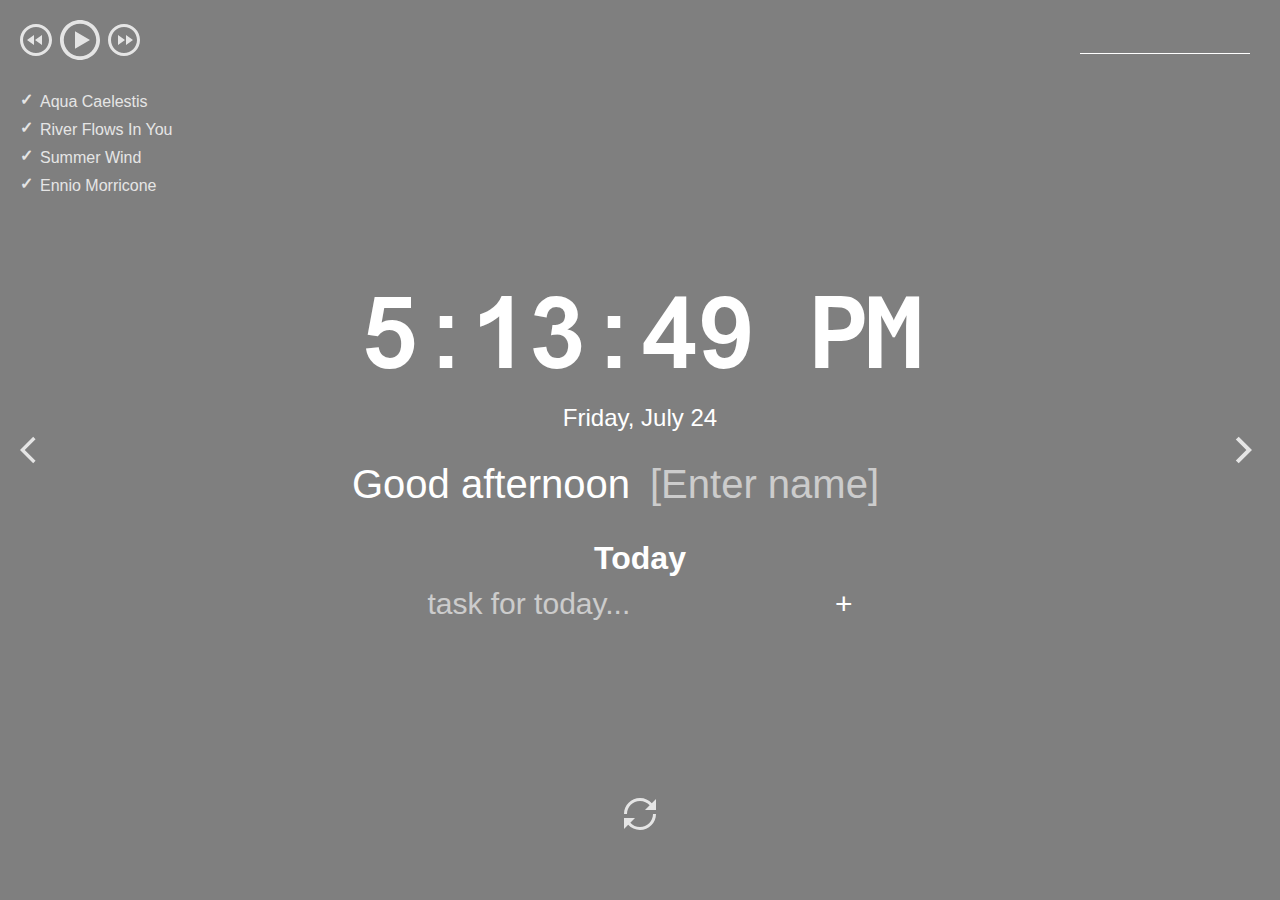
<file: index.html>
<!DOCTYPE html>
<html lang="en">
<head>
  <meta charset="UTF-8" />
  <meta name="viewport" content="width=device-width, initial-scale=1.0" />
  <link href="assets/favicon.ico" rel="shortcut icon" />
  <link rel="stylesheet" href="css/owfont-regular.css" />
  <link rel="stylesheet" href="css/owfont-regular.css">
  <link rel="stylesheet" href="css/style.css" />
  <title>Momentum</title>
</head>
<body class="body">
  <header class="header">
    <div class="player">
      <audio src="" class="audio"></audio>
      <div class="player-controls">
        <button class="play-prev player-icon"></button>
        <button class="pause player-icon hide"></button>
        <button class="play player-icon hide"></button>
        <button class="play-next player-icon"></button>
      </div>
      <ul class="play-list"></ul>
    </div>
    <div class="weather">
      <input type="text" class="city"/>
      <i class="weather-icon owf"></i>
      <div class="weather-error"></div>
      <div class="description-container">
        <span class="temperature"></span>
        <span class="weather-description"></span>
      </div>
      <div class="wind"></div>
      <div class="humidity"></div>
    </div>
  </header>
  <main class="main">
    <div class="slider-icons">
      <button class="slide-prev slider-icon"></button>
      <button class="slide-next slider-icon"></button>
    </div>
    <time class="time"></time>
    <date class="date"></date>
    <div class="greeting-container">
      <span class="greeting"></span>
      <input type="text" class="name" placeholder="[Enter name]"/>
    </div>
    <div class="toDo-container">
      <h1 class="toDo-title">Today</h1>
      <form id="form-container">
        <input type="text" class="toDo-input" placeholder="task for today...">
        <button class="toDoBtn">+</button>
    </form>
      <ul id="list"></ul>
    </div>
  </main>
  <footer class="footer">
    <button class="change-quote"></button>
    <div>
      <div class="text"></div>
      <div class="author"></div>
    </div>
  </footer>
  <script type="module" src="script.js"></script>
  <script type="module" src="./playList.js"></script>
</body>
</html>
</file>
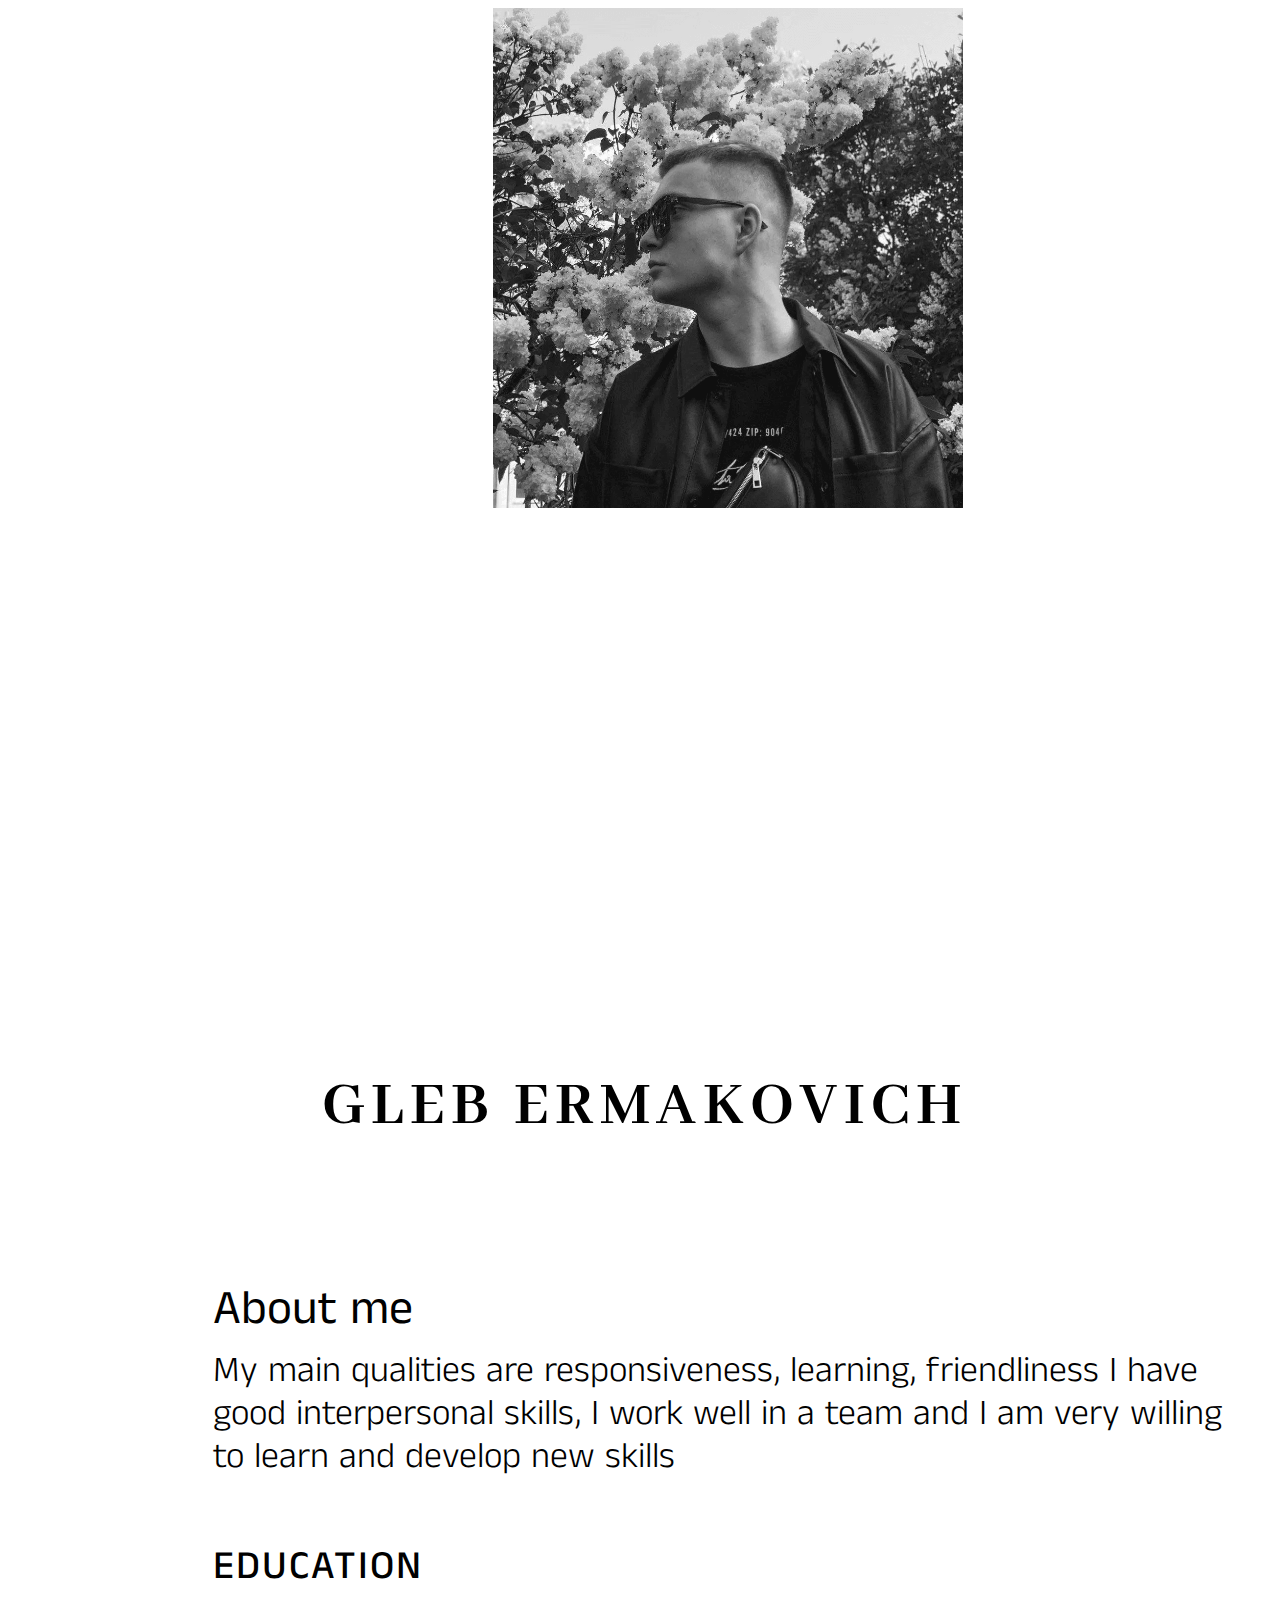
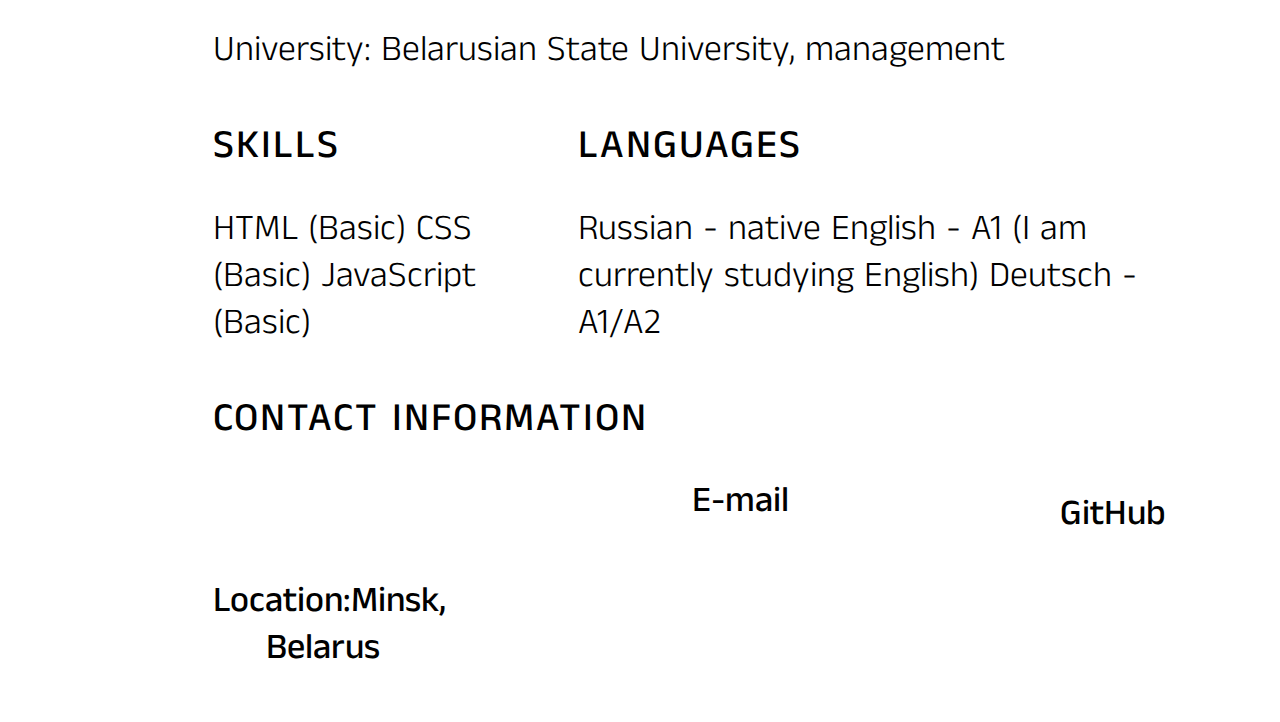
<file: CV/index.html>
<!DOCTYPE html>
<html lang="en">
<head>
    <meta charset="UTF-8">
    <meta http-equiv="X-UA-Compatible" content="IE=edge">
    <meta name="viewport" content="width=device-width, initial-scale=1.0">
    <title>CV</title>
  
    <link rel="preconnect" href="https://fonts.googleapis.com">
    <link rel="preconnect" href="https://fonts.gstatic.com" crossorigin>
    <link href="https://fonts.googleapis.com/css2?family=Abhaya+Libre:wght@400;700&display=swap" rel="stylesheet">

    <link rel="preconnect" href="https://fonts.googleapis.com">
    <link rel="preconnect" href="https://fonts.gstatic.com" crossorigin>
    <link href="https://fonts.googleapis.com/css2?family=Abhaya+Libre:wght@400;700&family=Anek+Gurmukhi:wght@200;400&display=swap" rel="stylesheet">

    <link rel="preconnect" href="https://fonts.googleapis.com">
    <link rel="preconnect" href="https://fonts.gstatic.com" crossorigin>
    <link href="https://fonts.googleapis.com/css2?family=Abhaya+Libre:wght@400;700&family=Anek+Gurmukhi&display=swap" rel="stylesheet">

    <link rel="stylesheet" href="style.css">
</head>
<body>
    <header class="header">
        <div class="background"></div>
        <h1 class="name">GLEB ERMAKOVICH</h1>
        <img src="images/avatar.png" alt="avatar" class="avatar">
    </header>
    <main class="main">
        <div class="information-container">
            <div class="about-container">
                <h2 class="about-title">About me</h2>
                <p class="about-me">My main qualities are responsiveness, learning, friendliness I have good interpersonal skills, I work well in a team and I am very willing to learn and develop new skills</p>
            </div>

            <div class="education-container">
                <h2 class="education-title">Education</h2>
                <p class="education">University: Belarusian State University, management</p>
            </div>

            <div class="skills-container">
                <h2 class="skills-title">Skills</h2>
                <p class="skills"> HTML (Basic)
                    CSS (Basic)  
                    JavaScript (Basic)</p>
            </div>

            <div class="languages-container">
                <h2 class="languages-title">Languages</h2>
                <p class="languages"> Russian - native
                    English - A1 (I am currently studying English)
                    Deutsch - A1/A2</p>
            </div>

            <div class="contact-container">
                <h2 class="contact-title">Contact information</h2>
                <p class="location">Location:Minsk, Belarus</p>
                <p class="email">E-mail</p>
                <p class="github">GitHub</p>
            </div>
        </div>
    </main>
</body>
</html>
</file>
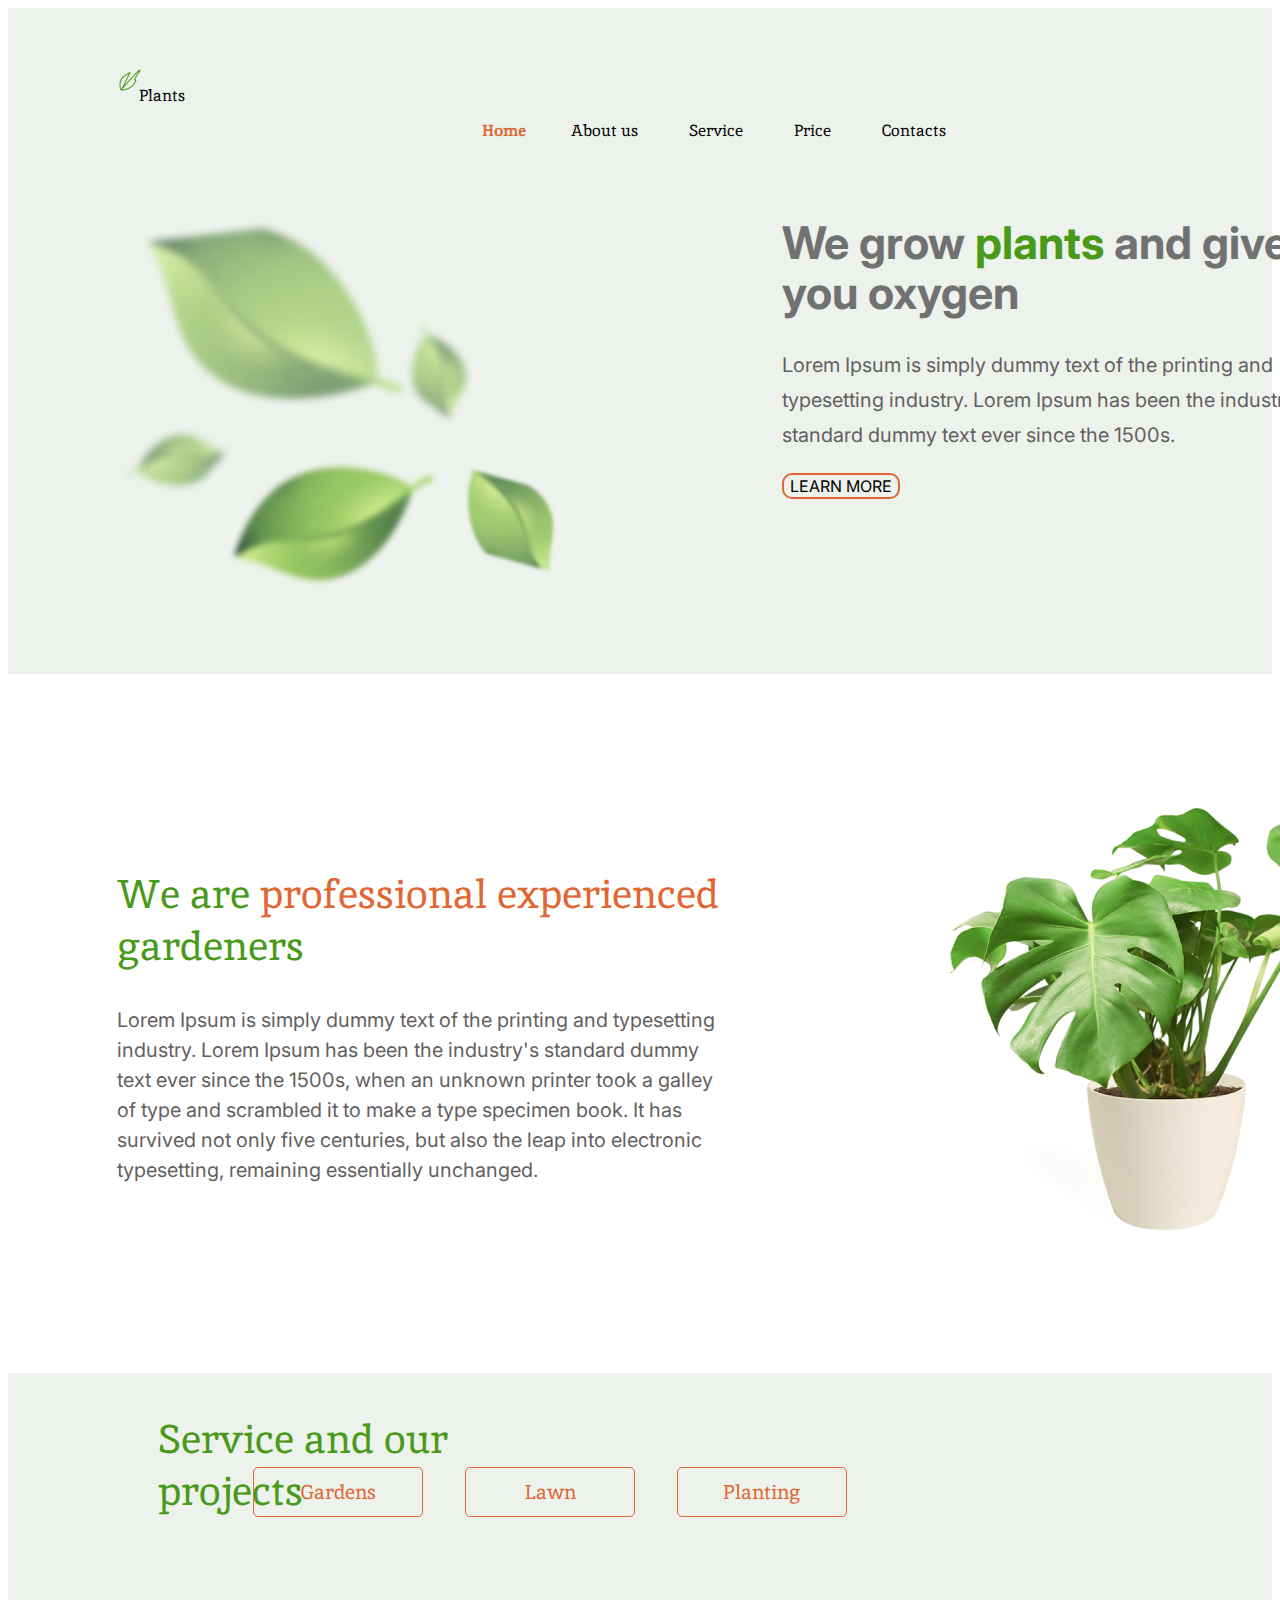
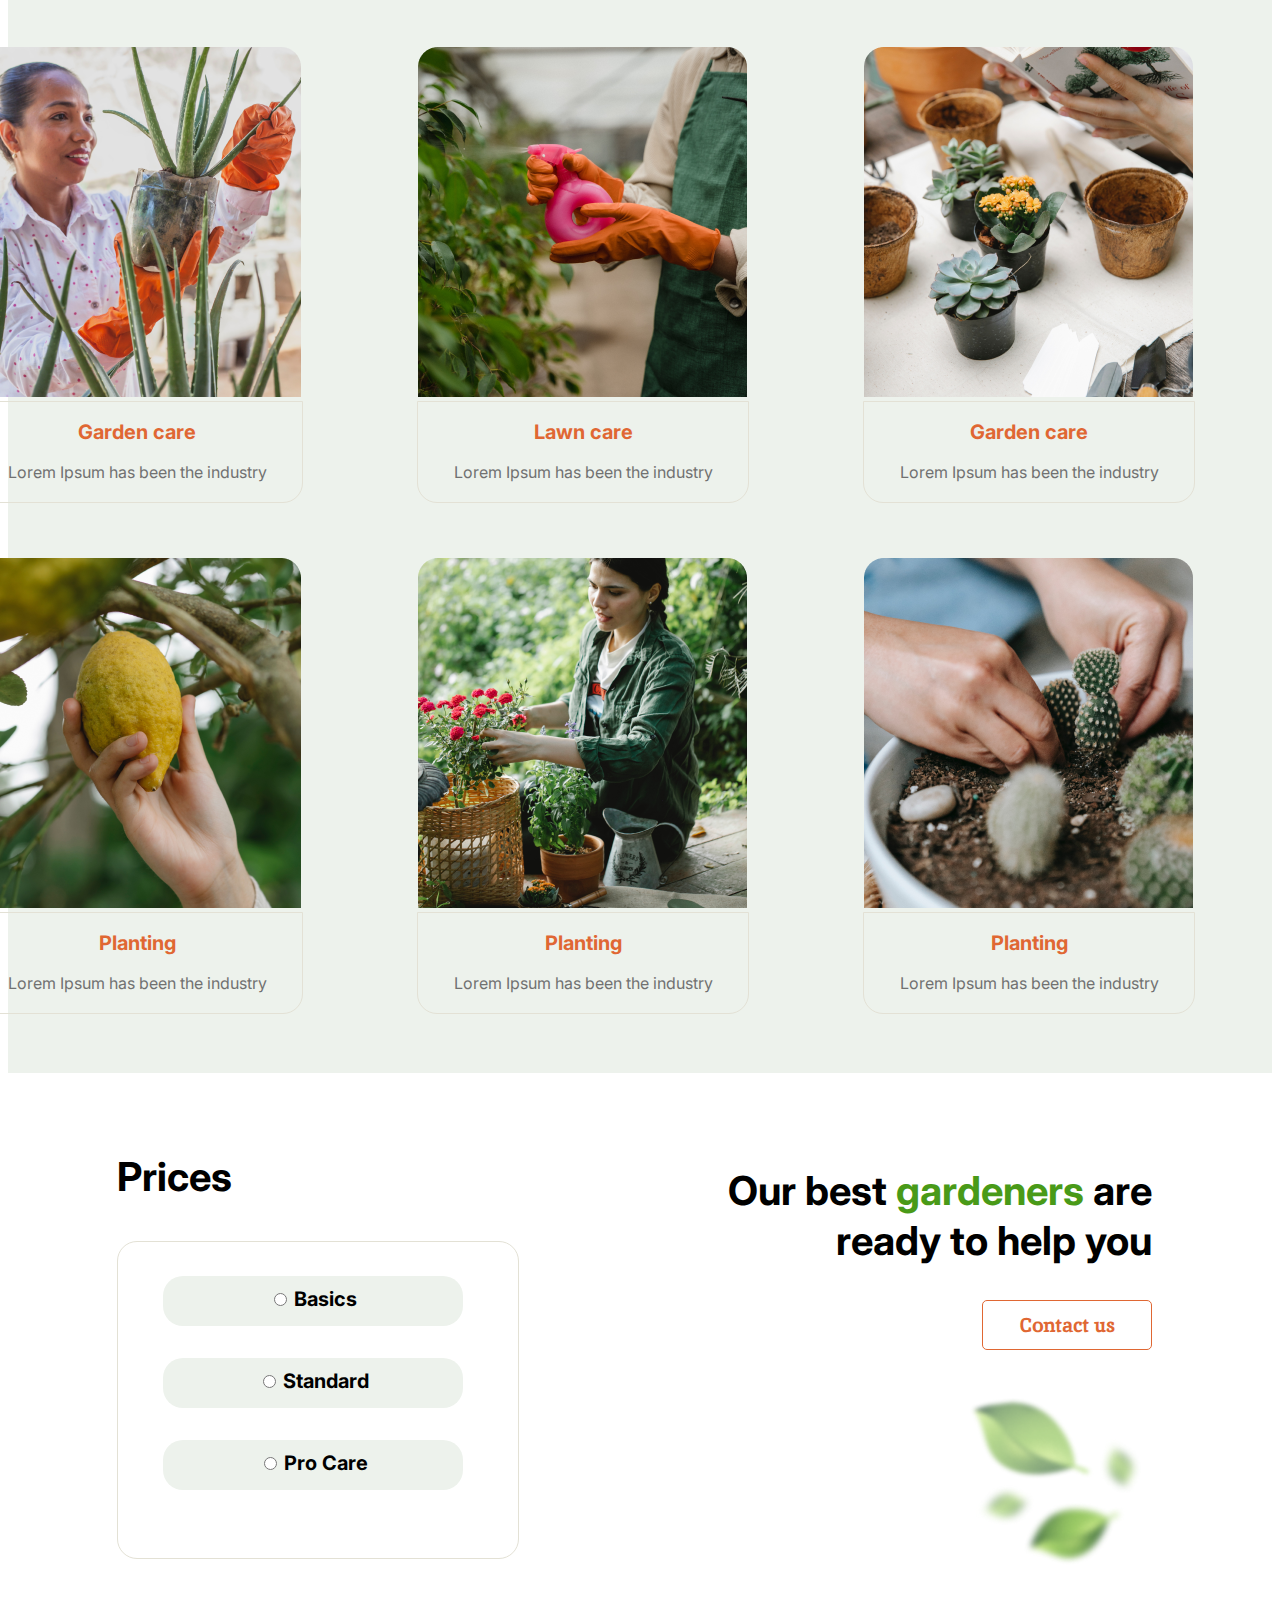
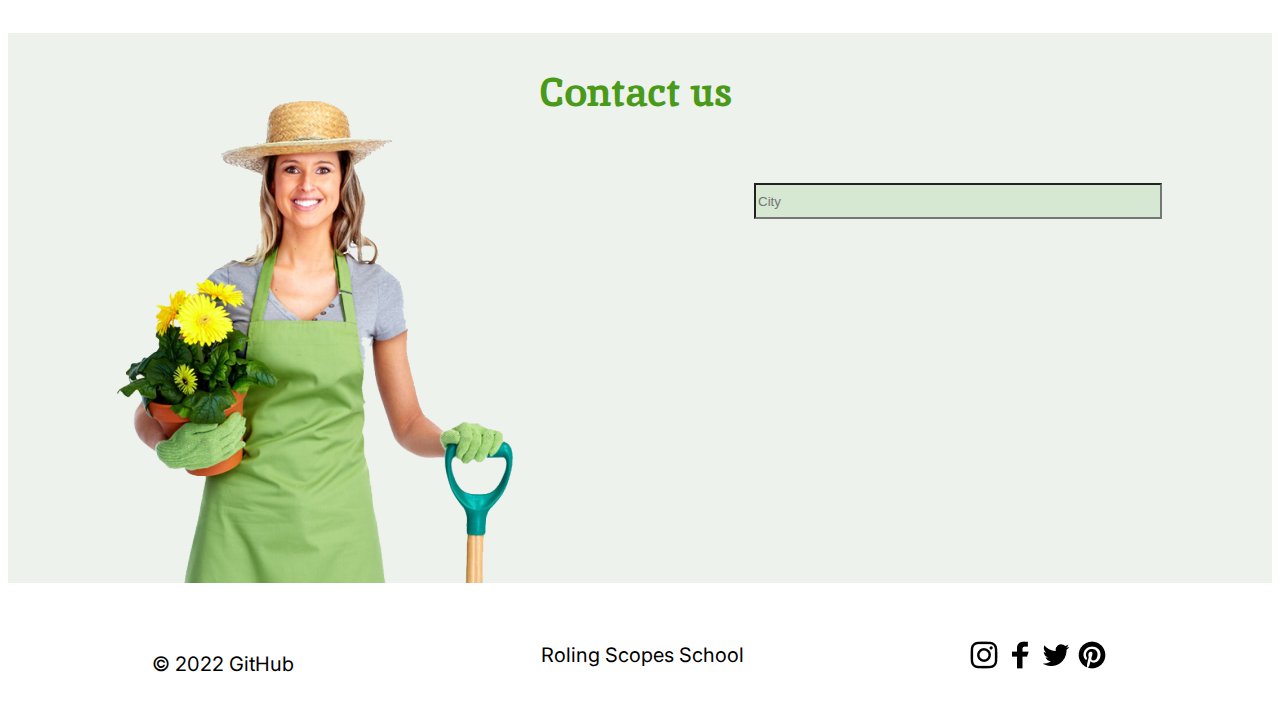
<file: plants/index.html>
<!DOCTYPE html>
<html lang="en">
<head>
    <meta charset="UTF-8">
    <meta http-equiv="X-UA-Compatible" content="IE=edge">
    <meta name="viewport" content="width=device-width, initial-scale=1.0">
    <title>Plants</title>

    <link rel="preconnect" href="https://fonts.googleapis.com">
    <link rel="preconnect" href="https://fonts.gstatic.com" crossorigin>
    <link href="https://fonts.googleapis.com/css2?family=Inika:wght@400;700&display=swap" rel="stylesheet">

    <link rel="preconnect" href="https://fonts.googleapis.com">
    <link rel="preconnect" href="https://fonts.gstatic.com" crossorigin>
    <link href="https://fonts.googleapis.com/css2?family=Inter&display=swap" rel="stylesheet">

    <link rel="stylesheet" href="style.css">
</head>
<body>
    <header class="header">
        <div class="navbar">
            <div class="logoHeader">
                <div class="plantsAvatarHeader">
                    <img src="images/logo_vector.png" alt="logo" class="logo">
                </div>
                <div class="plantsTextHeader">
                    <p>Plants</p>
                </div>
            </div>
            <div class="navConteiner">
                <nav class="nav">
                    <ul class="navMenu">
                    <li class="navMenuLi"><a href="#" class="navMenuHome">Home</a></li>
                    <li class="navMenuLi"><a href="#" class="navMenuItem">About us</a></li>
                    <li class="navMenuLi"><a href="#" class="navMenuItem">Service</a></li>
                    <li class="navMenuLi"><a href="#" class="navMenuItem">Price</a></li>
                    <li class="navMenuLi"><a href="#" class="navMenuItem">Contacts</a></li>
                    </ul>
                </nav>
            </div>
        </div>
    </header>
    <main class="main">
        <section class="welcome">
            <div class="leafs">
                <img src="images/leafs(1).png" alt="leaf">
            </div>
            <div class="welcomeSection">
                <h1 class="welcomeTitle">We grow <span class="plantsGreen">plants</span> and give you oxygen</h1>
                <p class="welcomeText">Lorem Ipsum is simply dummy text of the printing and typesetting industry. Lorem Ipsum has been the industry's standard dummy text ever since the 1500s.</p>
                <button class="welcomeButton">LEARN MORE</button>
            </div>
        </section>
        <section class="about">
            <div class="houseplant">
                <div class="aboutAvatar">
                    <img src="images/houseplant1.png" alt="houseplant">
                </div>
                <div class="aboutText">
                    <h2 class="aboutHeader1">We are <span class="orange"> professional experienced</span> gardeners</h2>
                    <p class="aboutParagraph">Lorem Ipsum is simply dummy text of the printing and typesetting industry. Lorem Ipsum has been the industry's standard dummy text ever since the 1500s, when an unknown printer took a galley of type and scrambled it to make a type specimen book. It has survived not only five centuries, but also the leap into electronic typesetting, remaining essentially unchanged. </p>
                </div>
            </div>
        </section>
        <section class="service">
            <div class="serviceHeaderConteiner">
                <div class="serviceHeader1">
                    <h2 class="serviceHeader2">Service and our projects</h2>
                </div>
                <div class="serviceButton">
                    <button class="gardensBtn">Gardens</button>
                    <button class="lawnBtn">Lawn</button>
                    <button class="plantingBtn" >Planting</button>
                </div>
            </div>
            <div class="serviceContent">
                <div class="serviceConteiner1">
                    <div class="gardenCare">
                        <img src="images/first.png" alt="gardenCare">
                    </div>
                    <div class="gardenCareText1">
                        <h3>Garden care</h3>
                        <p>Lorem Ipsum has been the industry</p>
                    </div>
                    <div class="planting">
                        <img src="images/first(1).png" alt="planting">
                    </div>
                    <div class="plantingText">
                        <h3>Planting</h3>
                        <p>Lorem Ipsum has been the industry</p>
                    </div>
                </div>
                <div class="serviceConteiner2">
                    <div class="lawnCare">
                        <img src="images/first(2).png" alt="lawnCare">
                    </div>
                    <div class="lawnCareText">
                        <h3>Lawn care</h3>
                        <p>Lorem Ipsum has been the industry</p>
                    </div>
                    <div class="planting1">
                        <img src="images/first(3).png" alt="planting">
                    </div>
                    <div class="plantingText1">
                        <h3>Planting</h3>
                        <p>Lorem Ipsum has been the industry</p>
                    </div>
                </div>
                <div class="serviceConteiner3">
                    <div class="gardenCare2">
                        <img src="images/first(4).png" alt="gardenCare">
                        <div class="gardenCareText2">
                            <h3>Garden care</h3>
                            <p>Lorem Ipsum has been the industry</p>
                        </div>
                    </div>
                    <div class="planting2">
                        <img src="images/first(5).png" alt="planting">
                        <div class="plantingText2">
                            <h3>Planting</h3>
                            <p>Lorem Ipsum has been the industry</p>
                        </div>
                    </div>
                </div>
            </div>
        </section>
        <section class="price">
            <div class="priceMenu">
                <h3 class="priceMenuHeader">Prices</h3>
                <div class="prices">
                    <div class="radio">
                    <input type="radio" class="radioInput" id="radio1">
                    <label for="radio1">Basics</label>
                    </div>
                    <div class="radio">
                    <input type="radio" class="radioInput" id="radio2">
                    <label for="radio2">Standard</label>
                    </div>
                    <div class="radio">
                    <input type="radio" class="radioInput" id="radio3">
                    <label for="radio3">Pro Care</label>
                    </div>
                </div>
            </div>
            <div class="connection">
                    <h2 class="connectionTitle">Our best <span class="spanGardeners">gardeners</span> are ready to help you</h2>
                <div class="connectionPicture">
                    <button class="contactUs">Contact us</button>
                    <img src="images/leafs.png" class="picture" alt="picture">
                </div>
            </div>
        </section>
        <section class="contacts">
            <div class="contactWoman">
                <img src="images/contact_woman1.png" alt="contact woman">
            </div>
                <div class="textContactsHeader">
                    <h2 class="contactsHeader1">Contact us</h2>
                </div>
            <div class="city">
               <input type="text" class="cityInput" placeholder="City">
            </div>
        </section>
    </main>
    <footer class="footer">
            <div class="gitHubContainer">
                <p class="gitHub"><a href="https://github.com/HEGGIX" class="gitHubHref">© 2022 GitHub</a></p>
            </div>
            <div class="rssContainer">
                <p class="rss"><a href="https://app.rs.school/profile" class="rssHref">Roling Scopes School</a></p>
            </div>
            <div class="links">
                <ul class="socialList">
                    <li><img src="images/inst1.png" alt="instagram"><a href=""></a></li>
                    <li><img src="images/fb1.png" alt="facebook"><a href=""></a></li>
                    <li><img src="images/tw1.png" alt="twitter"><a href=""></a></li>
                    <li><img src="images/pinterest1.png" alt="pinterest"><a href=""></a></li>
                </ul>
            </div>
    </footer>
    <script src="script.js"></script>
</body>
</html>
</file>
<file: css/owfont-regular.css>
/*!
 *  owfont-regular 1.0.0 by Deniz Fuchidzhiev - http://websygen.com
 *  License - font: SIL OFL 1.1, css: MIT License
 */
/* FONT PATH
 * -------------------------- */
@font-face {
  font-family: 'owfont';
  src: url('../assets/fonts/owfont-regular.eot?v=1.0.0');
  src: url('../assets/fonts/owfont-regular.eot?#iefix&v=1.0.0') format('embedded-opentype'),
	   url('../assets/fonts/owfont-regular.woff') format('woff'),
	   url('../assets/fonts/owfont-regular.ttf') format('truetype'),
	   url('../assets/fonts/owfont-regular.svg#owf-regular') format('svg');
  font-weight: normal;
  font-style: normal;
}
.owf {
  display: inline-block;
  font: normal normal normal 14px/1 owfont;
  font-size: inherit;
  text-rendering: auto;
  -webkit-font-smoothing: antialiased;
  -moz-osx-font-smoothing: grayscale;
  transform: translate(0, 0);
}
/* makes the font 33% larger relative to the icon container */
.owf-lg {
  font-size: 1.33333333em;
  line-height: 0.75em;
  vertical-align: -15%;
}
.owf-2x {
  font-size: 2em;
}
.owf-3x {
  font-size: 3em;
}
.owf-4x {
  font-size: 4em;
}
.owf-5x {
  font-size: 5em;
}
.owf-fw {
  width: 1.28571429em;
  text-align: center;
}
.owf-ul {
  padding-left: 0;
  margin-left: 2.14285714em;
  list-style-type: none;
}
.owf-ul > li {
  position: relative;
}
.owf-li {
  position: absolute;
  left: -2.14285714em;
  width: 2.14285714em;
  top: 0.14285714em;
  text-align: center;
}
.owf-li.owf-lg {
  left: -1.85714286em;
}
.owf-border {
  padding: .2em .25em .15em;
  border: solid 0.08em #eeeeee;
  border-radius: .1em;
}
.owf-pull-right {
  float: right;
}
.owf-pull-left {
  float: left;
}
.owf.owf-pull-left {
  margin-right: .3em;
}
.owf.owf-pull-right {
  margin-left: .3em;
}

/* owfont uses the Unicode Private Use Area (PUA) to ensure screen
   readers do not read off random characters that represent icons */
   
/*   Weather Condition Codes    */
   
/*   Thunderstorm - - - - - - - - - - - - - - - - - - - - - - - - - - - - - - - - - - - -    */
   
/* thunderstorm with light rain */
.owf-200:before,
.owf-200-d:before,
.owf-200-n:before {
  content: "\EB28";
}
/* thunderstorm with rain */
.owf-201:before,
.owf-201-d:before,
.owf-201-n:before {
  content: "\EB29";
}
/* thunderstorm with heavy rain */
.owf-202:before,
.owf-202-d:before,
.owf-202-n:before {
  content: "\EB2A";
}
/*  light thunderstorm  */
.owf-210:before,
.owf-210-d:before,
.owf-210-n:before {
  content: "\EB32";
}
/*  thunderstorm  */
.owf-211:before,
.owf-211-d:before,
.owf-211-n:before {
  content: "\EB33";
}
/*   heavy thunderstorm   */
.owf-212:before,
.owf-212-d:before,
.owf-212-n:before {
  content: "\EB34";
}
/*   ragged thunderstorm   */
.owf-221:before,
.owf-221-d:before,
.owf-221-n:before {
  content: "\EB3D";
}
/*  thunderstorm with light drizzle    */
.owf-230:before,
.owf-230-d:before,
.owf-230-n:before {
  content: "\EB46";
}
/*  thunderstorm with drizzle     */
.owf-231:before,
.owf-231-d:before,
.owf-231-n:before {
  content: "\EB47";
}
/* thunderstorm with heavy drizzle     */
.owf-232:before,
.owf-232-d:before,
.owf-232-n:before {
  content: "\EB48";
}

/*   Drizzle - - - - - - - - - - - - - - - - - - - - - - - - - - - - - - - - - - - -    */

/*  light intensity drizzle */
.owf-300:before,
.owf-300-d:before,
.owf-300-n:before {
  content: "\EB8C";
}
/*  drizzle */
.owf-301:before,
.owf-301-d:before,
.owf-301-n:before {
  content: "\EB8D";
}
/*  heavy intensity drizzle  */
.owf-302:before,
.owf-302-d:before,
.owf-302-n:before {
  content: "\EB8E";
}
/*   light intensity drizzle rain  */
.owf-310:before,
.owf-310-d:before,
.owf-310-n:before {
  content: "\EB96";
}
/*  drizzle rain  */
.owf-311:before,
.owf-311-d:before,
.owf-311-n:before {
  content: "\EB97";
}
/* heavy intensity drizzle rain */
.owf-312:before,
.owf-312-d:before,
.owf-312-n:before {
  content: "\EB98";
}
/* shower rain and drizzle  */
.owf-313:before,
.owf-313-d:before,
.owf-313-n:before {
  content: "\EB99";
}
/* heavy shower rain and drizzle*/
.owf-314:before,
.owf-314-d:before,
.owf-314-n:before {
  content: "\EB9A";
}
/* shower drizzle */
.owf-321:before,
.owf-321-d:before,
.owf-321-n:before {
  content: "\EBA1";
}

/*   Rain - - - - - - - - - - - - - - - - - - - - - - - - - - - - - - - - - - - -    */

/* light rain  */
.owf-500:before,
.owf-500-d:before,
.owf-500-n:before {
  content: "\EC54";
}
/* moderate rain  */
.owf-501:before,
.owf-501-d:before,
.owf-501-n:before {
  content: "\EC55";
}
/* heavy intensity rain  */
.owf-502:before,
.owf-502-d:before,
.owf-502-n:before {
  content: "\EC56";
}
/* very heavy rain   */
.owf-503:before,
.owf-503-d:before,
.owf-503-n:before {
  content: "\EC57";
}
/* extreme rain    */
.owf-504:before,
.owf-504-d:before,
.owf-504-n:before {
  content: "\EC58";
}
/* freezing rain    */
.owf-511:before,
.owf-511-d:before,
.owf-511-n:before {
  content: "\EC5F";
}
/*  light intensity shower rain    */
.owf-520:before,
.owf-520-d:before,
.owf-520-n:before {
  content: "\EC68";
}
/* shower rain  */
.owf-521:before,
.owf-521-d:before,
.owf-521-n:before {
  content: "\EC69";
}
/*  heavy intensity shower rain  */
.owf-522:before,
.owf-522-d:before,
.owf-522-n:before {
  content: "\EC6A";
}
/* ragged shower rain  */
.owf-531:before,
.owf-531-d:before,
.owf-531-n:before {
  content: "\EC73";
}

/*   Snow - - - - - - - - - - - - - - - - - - - - - - - - - - - - - - - - - - - -    */

/* light snow  */
.owf-600:before,
.owf-600-d:before,
.owf-600-n:before {
  content: "\ECB8";
}
/*  snow  */
.owf-601:before,
.owf-601-d:before,
.owf-601-n:before {
  content: "\ECB9";
}
/*   heavy snow   */
.owf-602:before,
.owf-602-d:before,
.owf-602-n:before {
  content: "\ECBA";
}
/*  sleet  */
.owf-611:before,
.owf-611-d:before,
.owf-611-n:before {
  content: "\ECC3";
}
/*   shower sleet */
.owf-612:before,
.owf-612-d:before,
.owf-612-n:before {
  content: "\ECC4";
}
/* light rain and snow */
.owf-615:before,
.owf-615-d:before,
.owf-615-n:before {
  content: "\ECC7";
}
/* rain and snow  */
.owf-616:before,
.owf-616-d:before,
.owf-616-n:before {
  content: "\ECC8";
}
/* light shower snow  */
.owf-620:before,
.owf-620-d:before,
.owf-620-n:before {
  content: "\ECCC";
}
/* shower snow  */
.owf-621:before,
.owf-621-d:before,
.owf-621-n:before {
  content: "\ECCD";
}
/* heavy shower snow  */
.owf-622:before,
.owf-622-d:before,
.owf-622-n:before {
  content: "\ECCE";
}

/*   Atmosphere - - - - - - - - - - - - - - - - - - - - - - - - - - - - - - - - - - - -    */

/* mist */
.owf-701:before,
.owf-701-d:before,
.owf-701-n:before {
  content: "\ED1D";
}
/* smoke */
.owf-711:before,
.owf-711-d:before,
.owf-711-n:before {
  content: "\ED27";
}
/* haze */
.owf-721:before,
.owf-721-d:before,
.owf-721-n:before {
  content: "\ED31";
}
/* Sand/Dust Whirls */
.owf-731:before,
.owf-731-d:before,
.owf-731-n:before {
  content: "\ED3B";
}
/* Fog */
.owf-741:before,
.owf-741-d:before,
.owf-741-n:before {
  content: "\ED45";
}
/* sand */
.owf-751:before,
.owf-751-d:before,
.owf-751-n:before {
  content: "\ED4F";
}
/* dust */
.owf-761:before,
.owf-761-d:before,
.owf-761-n:before {
  content: "\ED59";
}
/*  VOLCANIC ASH  */
.owf-762:before,
.owf-762-d:before,
.owf-762-n:before {
  content: "\ED5A";
}
/* SQUALLS */
.owf-771:before,
.owf-771-d:before,
.owf-771-n:before {
  content: "\ED63";
}
/* TORNADO */
.owf-781:before,
.owf-781-d:before,
.owf-781-n:before {
  content: "\ED6D";
}

/*   Clouds - - - - - - - - - - - - - - - - - - - - - - - - - - - - - - - - - - - -    */

/*  sky is clear  */  /*  Calm  */
.owf-800:before,
.owf-800-d:before,
.owf-951:before,
.owf-951-d:before {
  content: "\ED80";
}
.owf-800-n:before,
.owf-951-n:before {
  content: "\F168";
}
/*  few clouds   */
.owf-801:before,
.owf-801-d:before {
  content: "\ED81";
}
.owf-801-n:before {
  content: "\F169";
}
/* scattered clouds */
.owf-802:before,
.owf-802-d:before {
  content: "\ED82";
}
.owf-802-n:before {
  content: "\F16A";
}
/* broken clouds  */
.owf-803:before,
.owf-803-d:before,
.owf-803-n:before {
  content: "\ED83";
}
/* overcast clouds  */
.owf-804:before,
.owf-804-d:before,
.owf-804-n:before {
  content: "\ED84";
}

/*   Extreme - - - - - - - - - - - - - - - - - - - - - - - - - - - - - - - - - - - -    */

/* tornado  */
.owf-900:before,
.owf-900-d:before,
.owf-900-n:before {
  content: "\EDE4";
}
/*  tropical storm  */
.owf-901:before,
.owf-901-d:before,
.owf-901-n:before {
  content: "\EDE5";
}
/* hurricane */
.owf-902:before,
.owf-902-d:before,
.owf-902-n:before {
  content: "\EDE6";
}
/* cold */
.owf-903:before,
.owf-903-d:before,
.owf-903-n:before {
  content: "\EDE7";
}
/* hot */
.owf-904:before,
.owf-904-d:before,
.owf-904-n:before {
  content: "\EDE8";
}
/* windy */
.owf-905:before,
.owf-905-d:before,
.owf-905-n:before {
  content: "\EDE9";
}
/* hail */
.owf-906:before,
.owf-906-d:before,
.owf-906-n:before {
  content: "\EDEA";
}

/*   Additional - - - - - - - - - - - - - - - - - - - - - - - - - - - - - - - - - - - -    */

/* Setting */
.owf-950:before,
.owf-950-d:before,
.owf-950-n:before {
  content: "\EE16";
}
/*  Light breeze  */
.owf-952:before,
.owf-952-d:before,
.owf-952-n:before {
  content: "\EE18";
}
/*  Gentle Breeze  */
.owf-953:before,
.owf-953-d:before,
.owf-953-n:before {
  content: "\EE19";
}
/*  Moderate breeze  */
.owf-954:before,
.owf-954-d:before,
.owf-954-n:before {
  content: "\EE1A";
}
/* Fresh Breeze  */
.owf-955:before,
.owf-955-d:before,
.owf-955-n:before {
  content: "\EE1B";
}
/* Strong  Breeze  */
.owf-956:before,
.owf-956-d:before,
.owf-956-n:before {
  content: "\EE1C";
}
/* High wind, near gale  */
.owf-957:before,
.owf-957-d:before,
.owf-957-n:before {
  content: "\EE1D";
}
/* Gale */
.owf-958:before,
.owf-958-d:before,
.owf-958-n:before {
  content: "\EE1E";
}
/*  Severe Gale  */
.owf-959:before,
.owf-959-d:before,
.owf-959-n:before {
  content: "\EE1F";
}
/* Storm */
.owf-960:before,
.owf-960-d:before,
.owf-960-n:before {
  content: "\EE20";
}
/*  Violent Storm  */
.owf-961:before,
.owf-961-d:before,
.owf-961-n:before {
  content: "\EE21";
}
/* Hurricane */
.owf-962:before,
.owf-962-d:before,
.owf-962-n:before {
  content: "\EE22";
}
</file>
<file: css/style.css>
@font-face {
  font-family: 'Arial-MT';
  src: url("../assets/fonts/Arial-MT.woff"); /* Путь к файлу со шрифтом */
 }

* {
  box-sizing: border-box;
  margin: 0;
  padding: 0;
}

body {
  min-width: 480px;
  min-height: 100vh;
  font-family: 'Arial', sans-serif;
  font-size: 16px;
  color: #fff;
  text-align: center;
  background: url("../assets/img/bg.jpg") center/cover, rgba(0, 0, 0, 0.5);
  background-blend-mode: multiply;
  transition: background-image 1s ease-in-out;
}

.header {
  display: flex;
  justify-content: space-between;
  align-items: flex-start;
  width: 100%;
  height: 30vh;
  min-height: 220px;  
  padding: 20px;
}

.player-controls {
  display: flex;
  align-items: center;
  justify-content: space-between;
  width: 120px;
  margin-bottom: 28px;
}

.play-list {
  text-align: left;
}

.play-item {
  position: relative;
  padding: 5px;
  padding-left: 20px;
  list-style: none;
  opacity: .8;
  cursor: pointer;
  transition: .3s;
}

.play-item:hover {
  opacity: 1;
}

.play-item::before {
  content: "\2713";  
  position: absolute;
  left: 0;
  top: 2px;
  font-weight: 900;
}

.item-active::before {
  color: #C5B358;
}

.player-icon,
.slider-icon,
.change-quote {
  width: 32px;
  height: 32px;
  background-size: 32px 32px;
  background-position: center center;
  background-repeat: no-repeat;
  background-color: transparent;
  border: 0;
  outline: 0;
  opacity: .8;
  cursor: pointer;
  transition: .3s;  
}

.player-icon:hover,
.slider-icon:hover,
.change-quote:hover {
  opacity: 1;
}

.player-icon:active,
.slider-icon:active,
.change-quote:active {
  border: 0;
  outline: 0;  
  transform: scale(1.1);
}

.hide{
  display: none;
}

.play {
  width: 40px;
  height: 40px;
  background-size: 40px 40px;
  background-image: url("../assets/svg/play.svg");
}

.pause {
  width: 40px;
  height: 40px;
  background-size: 40px 40px;
  background-image: url("../assets/svg/pause.svg");
}

.play-prev {
  background-image: url("../assets/svg/play-prev.svg");
}

.play-next {
  background-image: url("../assets/svg/play-next.svg");
}

.weather {
  display: flex;
  flex-direction: column;
  justify-content: space-between;
  align-items: flex-start;
  row-gap: 5px;
  width: 180px;
  min-height: 180px;  
  text-align: left;
}

.weather-error {
  margin-top: -10px;
}

.description-container {
  display: flex;
  flex-wrap: wrap;
  justify-content: flex-start;
  align-items: center;
  column-gap: 12px;
}

.weather-icon {
  font-size: 44px;
}

.city {
  width: 170px;
  height: 34px;
  padding: 5px;
  font-size: 20px;
  line-height: 24px;
  color: #fff;  
  border: 0;
  outline: 0;
  border-bottom: 1px solid #fff;
  background-color: transparent;
}

.city::placeholder {  
  font-size: 20px;
  color: #fff;
  opacity: .6;
}

.main {
  position: relative;
  display: flex;
  flex-direction: column;
  justify-content: center;
  align-items: center;
  width: 100%;
  height: 40vh;
  min-height: 260px;  
  padding: 20px;
}

.slider-icon {
  position: absolute;
  top: 50%;
  margin-top: -16px;
  cursor: pointer;
}

.slide-prev {
  left: 20px;
  background-image: url("../assets/svg/slider-prev.svg");
}

.slide-next {
  right: 20px;
  background-image: url("../assets/svg/slider-next.svg");
}

.time {
  min-height: 124px;
  margin-bottom: 10px;
  font-family: 'Arial-MT';
  font-size: 100px;
  letter-spacing: -4px;  
}

.date {
  min-height: 28px;
  font-size: 24px;
  margin-bottom: 20px;
}

.greeting-container {
  display: flex;
  flex-wrap: wrap;
  justify-content: stretch;
  align-items: center;
  min-height: 48px;
  width: 100vw;
  font-size: 40px;
}

.greeting {
  flex: 1;  
  padding: 10px;
  text-align: right;
}

.name {
  flex: 1;
  max-width: 50%;
  padding: 10px;
  font-size: 40px;
  text-align: left;
  color: #fff;
  background-color: transparent;
  border: 0;
  outline: 0;
}

.name::placeholder {
  color: #fff;
  opacity: .6;
}

.toDo-title{
  margin-top: 40px;
}

.toDo-input{
  max-width: 90%;
  background-color: transparent;
  padding: 10px;
  font-size: 30px;
  text-align: left;
  color: #fff;
  border: 0;
  outline: 0;
}

.toDo-input::placeholder{
  color: #fff;
  opacity: .6;
}

.toDoBtn{
  background-color: transparent;
  padding: 10px;
  font-size: 30px;
  text-align: left;
  color: #fff;
  border: 0;
  outline: 0;
}

.toDoBtn:hover{
  color: #C5B358;
  cursor: pointer;
  opacity: 1;
}

.done{
  text-decoration: line-through;
}

.toDoLi{
  text-decoration: line-through;
  position: relative;
  padding: 5px;
  padding-left: 20px;
  list-style: none;
  opacity: .8;
  cursor: pointer;
  transition: .3s;
}

.footer {
  display: flex;
  flex-direction: column;
  justify-content: flex-end;
  align-items: center;
  width: 100%;
  height: 30vh;
  min-height: 160px;  
  padding: 20px;
}

.change-quote {
  margin-bottom: 30px;
  background-image: url("../assets/svg/reload.svg");  
}

.quote {
  min-height: 32px;
}

.author {
  min-height: 20px;
}


@media (max-width: 768px) {
  .time {
    min-height: 80px;
    font-size: 72px;    
  }

  .greeting-container {
    min-height: 40px;
    font-size: 32px;
  }

  .greeting {
    padding: 5px;
  }

  .name {
    font-size: 32px;
    padding: 5px;
  }
}
</file>
<file: CV/style.css>
.header{
width:1440px ;
height:1240px ;
}

.main{
  width:1440px ;
  height: 1066px;
}

.avatar{
display: flex;
margin: 0 auto;
width: 470px;
height: 500px;
margin-bottom: 15px;
}

.name{
position: absolute;
width: 647px;
height: 68px;
left: 322px;
top: 1026px;
font-family: 'Abhaya Libre';
font-style: normal;
font-weight: 700;
font-size: 64px;
line-height: 76px;
letter-spacing: 0.1em;
}

.information-container{
  font-family: 'Anek Gurmukhi', sans-serif;
}

.about-title{
width: 215px;
height: 68px;
left: 213px;
top: 1240px;
font-weight: 400;
font-size: 48px;
line-height: 72px;
margin-bottom: 10px;
position: absolute;
}

.about-me{
width: 1013px;
height: 117px;
left: 213px;
top: 1318px;
font-weight: 300;
font-size: 36px;
line-height: 43px;
margin-bottom: 80px;
position: absolute;
}

.education-container{
width: 811px;
height: 98px;
left: 213px;
top: 1515px;
position: absolute;
}

.education-title{
font-weight: 500;
font-size: 40px;
line-height: 48px;
letter-spacing: 0.05em;
text-transform: uppercase;
margin-bottom: 30px;
}

.education{
font-weight: 300;
font-size: 36px;
line-height: 130%;
margin-bottom: 81px;
}

.skills-container{
width: 274px;
height: 213px;
left: 213px;
top: 1694px;
position: absolute;
}

.skills-title{
font-weight: 500;
font-size: 40px;
line-height: 48px;
letter-spacing: 0.05em;
text-transform: uppercase;
}

.skills{
font-weight: 300;
font-size: 36px;
line-height: 130%;
margin-bottom: 60px;
}

.languages-container{
width: 648px;
height: 213px;
left: 578px;
top: 1694px;
position: absolute;
}

.languages-title{
font-weight: 500;
font-size: 40px;
line-height: 48px;
letter-spacing: 0.05em;
text-transform: uppercase;
margin-bottom: 30px;
}

.languages{
font-weight: 300;
font-size: 36px;
line-height: 130%;
margin-bottom: 60px;
}

.contact-title{
width: 437px;
height: 50px;
left: 213px;
top: 1967px;
font-weight: 500;
font-size: 40px;
line-height: 48px;
letter-spacing: 0.05em;
text-transform: uppercase;
margin-bottom: 40px;
position: absolute;
}

.location{
width: 220px;
height: 82px;
left: 213px;
top: 2147px;
font-weight: 500;
font-size: 36px;
line-height: 130%;
text-align: center;
position: absolute;
}

.email{
width: 415px;
height: 178px;
left: 533px;
top: 2047px;
font-weight: 500;
font-size: 36px;
line-height: 130%;
text-align: center;
position: absolute;
}

.github{
width: 129px;
height: 166px;
left: 1048px;
top: 2060px;
font-weight: 500;
font-size: 36px;
line-height: 130%;
text-align: center;
position: absolute;
}
</file>
<file: plants/style.css>
.header{
    height: 134px;
    background-color:#EDF2EC;
    margin: 0;
}

.logoHeader{
    width: 90px;
    height: 21.04px;
    padding-top: 52px;
    padding-left: 111px;
    padding-top: 61px;
}

.plantsAvatarHeader{
    float: left;
    width: 20px;
    height: 20px;
    left: 111px;
    top: 52px;
}

.plantsTextHeader{
    width: 58.13px;
    height: 17px;
    left: 132.05px;
    top: 56.04px;
    float: left;
    font-family: 'Inika';
    font-style: normal;
    font-weight: 400;
    font-size: 16px;
    line-height: 21px;
}

.nav{
    float: right;
    width: 600px;
    height: 50px;
    left: 879px;
    top: 42px;
    margin-right: 230px;
}

.navMenuItem{
    list-style-type: none;
    display: inline; 
    padding: 6px;
}

.navMenuItem{
    text-decoration: none;
    font-family: 'Inika';
    font-style: normal;
    font-weight: 400;
    font-size: 16px;
    line-height: 50px;
    color: #010201;
    margin-right: 35px;
}

.navMenuItem:visited{
    text-decoration: none;
}

.navMenuHome{
    text-decoration: none;
    font-family: 'Inika';
    font-style: normal;
    font-weight: 700;
    font-size: 16px;
    line-height: 50px;
    color: #E06733;
    margin-right: 35px;
}

.navMenuItem:hover{
    color:#E06733;
    transform: translate(0em, 0.75em);
}

li{
    display: inline-block;
}

.homeHeader{
    font-family: 'Inika';
    font-style: normal;
    font-weight: 700;
    font-size: 16px;
    line-height: 50px;
}

.welcome{
    height: 532px;
    background-color:#EDF2EC;
}

.welcomeSection{
    position: absolute;
    width: 549px;
    height: 340px;
    left: 782px;
    top: 90px;
}

.plantsGreen{
    color: #499A18;
}

.welcomeTitle{
    font-family: 'Inter';
    font-style: normal;
    font-weight: 700;
    font-size: 45px;
    line-height: 50px;
    padding-top: 98px;
    color: #717171;
}

.welcomeText{
    font-family: 'Inter';
    font-style: normal;
    font-weight: 400;
    font-size: 20px;
    line-height: 35px;
    color: #636060;
}

.welcomeButton{
    border: 2px solid #E06733;
    border-radius: 10px;
    font-family: 'Inter';
    font-style: normal;
    font-weight: 400;
    font-size: 16px;
    line-height: 20px;
    display: flex;
    align-items: center;
    text-align: center;
    color: #000000;
    background-color: #EDF2EC;
}

.welcomeButton:active {
    background:#E06733;
    transform: translate(0em, 0em);
    color: white;
}
.welcomeButton:active::before {
    background: #EDF2EC;
  }

.leafs{
    padding-top: 62px;
    padding-left: 109px;
}

.about{
    background-color:#FFFFFF;
    height: 666px;
}

.houseplant{
    width: 1222px;
    height: 479px;
    left: 109px;
    top: 93px;
}

.aboutAvatar{
    position: absolute;
    width: 464px;
    height: 470px;
    margin-top: 93px;
    left: 950px;
}

.aboutText{
    width: 605px;
    height: 350px;
    left: 109px;
    top: 161px;
    padding-top: 161px;
    padding-left: 109px;
}

.aboutHeader1{
    font-family: 'Inika';
    font-style: normal;
    font-weight: 400;
    font-size: 40px;
    line-height: 52px;
    color: #499A18;
}

.orange{
    color: #E06733;
}

.aboutParagraph{
    font-family: 'Inter';
    font-style: normal;
    font-weight: 400;
    font-size: 20px;
    line-height: 30px;
    color: #636060;
}

.service{
    background-color:#EDF2EC;
    height: 1300px;
}

.serviceHeader1{
    width: 506px;
    height: 94px;
}

.serviceHeader2{
    font-family: 'Inika';
    font-style: normal;
    font-weight: 400;
    font-size: 40px;
    line-height: 52px;
    color: #499A18;
    padding-top: 40px;
    padding-left: 150px;
}

.serviceButton{
    width: 659px;
    height: 50px;
    float: right;
    padding-right: 360px;
}

label{
    font-family: 'Inter';
    font-style: normal;
    font-weight: 700;
    font-size: 20px;
    line-height: 20px;
    color: #000000;
}

.serviceButton button{
    width: 170px;
    height: 50px;
    font-family: 'Inika';
    font-style: normal;
    font-weight: 400;
    font-size: 20px;
    line-height: 26px;
    color: #E06733;
    border: 1px solid #E06733;
    border-radius: 5px;
    margin-right: 38px;
    background: #EDF2EC;
}

.serviceButton button:active{
    background:#E06733;
    transform: translate(0em, 0em);
    color: white;
}

.serviceButton button::before{
    background: #EDF2EC;
}

.serviceContent{
    width: 100%;
    display: flex;
    justify-content: center;
    margin-top: 180px;
    padding-bottom: 121px;
}

.serviceContent img{
    margin-right: 116px;
}

.serviceContent h3{
    font-family: 'Inter';
    font-style: normal;
    font-weight: 700;
    font-size: 20px;
    line-height: 20px;
    color: #E06733;
}

.serviceContent p{
    font-family: 'Inter';
    font-style: normal;
    font-weight: 400;
    font-size: 16px;
    line-height: 20px;
    color: #717171;
    text-align: center;
}

.gardenCareText1{
    width: 330px;
    height: 100px;
    border: 1px solid #E3E1D5;
    border-radius: 0px 0px 20px 20px;
    text-align: center;
    margin-bottom: 55px;
}

.plantingText{
    width: 330px;
    height: 100px;
    border: 1px solid #E3E1D5;
    border-radius: 0px 0px 20px 20px;
    text-align: center;
    margin-bottom: 55px;
}

.lawnCareText{
    width: 330px;
    height: 100px;
    border: 1px solid #E3E1D5;
    border-radius: 0px 0px 20px 20px;
    text-align: center;
    margin-bottom: 55px;
}

.plantingText1{
    width: 330px;
    height: 100px;
    border: 1px solid #E3E1D5;
    border-radius: 0px 0px 20px 20px;
    text-align: center;
    margin-bottom: 55px;
}

.gardenCareText2{
    width: 330px;
    height: 100px;
    border: 1px solid #E3E1D5;
    border-radius: 0px 0px 20px 20px;
    text-align: center;
    margin-bottom: 55px;
}

.plantingText2{
    width: 330px;
    height: 100px;
    border: 1px solid #E3E1D5;
    border-radius: 0px 0px 20px 20px;
    text-align: center;
    margin-bottom: 55px;
}

.gardensBtn{
    width: 81px;
    height: 26px;
    left: 597px;
    top: 81px;
    font-family: 'Inika';
    font-style: normal;
    font-weight: 400;
    font-size: 20px;
    line-height: 26px;
    align-items: center;
    text-align: center;
}

.price{
    justify-content: space-between;
    display: flex;
    background-color:#FFFFFF;
    width: 100%;
    height: 560px;
}

.priceMenu{
    width: 332px;
    height: 391.01px;
}

.prices{
    height: 282px;
    width: 400px;
    border: 1px solid #E3E1D5;
    border-radius: 20px;
    margin-left: 109px;
    text-align: center;
    padding-top: 34px;
}   

.radio{
    width: 300px;
    height: 50px;
    background: #EDF2EC;
    border-radius: 20px;
    text-align: center;
    line-height: 50px;
    margin-left: 45px;
    margin-bottom: 32px;
}

.priceMenuHeader{
    padding-top: 40px;
    padding-left: 109px;
    font-family: 'Inter';
    font-style: normal;
    font-weight: 700;
    font-size: 40px;
    line-height: 48px;
    color: #000000;
}

.connectionTitle{
    font-family: 'Inter';
    font-style: normal;
    font-weight: 700;
    font-size: 40px;
    line-height: 50px;
    text-align: right;
    color: #000000;
    padding-top: 20px;
}

.spanGardeners{
    color: #499A18;
}

.connection{
    width: 502px;
    height: 191px;
    display: flex;
    flex-direction: column;
    padding-top: 40px;
    margin-right: 120px;
}


.contactUs{
    width: 170px;
    height: 50px;
    float: right;
    font-family: 'Inika';
    font-style: normal;
    font-weight: 700;
    font-size: 20px;
    line-height: 26px;
    text-align: center;
    color: #E06733;
    box-sizing: border-box;
    border: 1px solid #E06733;
    border-radius: 5px;
    background-color: #FFFFFF;
}

.contactUs:active{
    background:#E06733;
    transform: translate(0em, 0em);
    color: white;
}

.contactUs::before{
    background: #EDF2EC;
}

.picture{
    float: right;
    width: 185px;
    height: 195px ;
    padding-top: 39px;
    padding-left: 850px;
}

.connectionPicture{
    float: right;
}

.contacts{
    background-color:#EDF2EC;
    height: 550px;
    width: 100%;
    display: flex;
    justify-content: space-between;
}

.contactsHeader1{
    font-family: 'Inika';
    font-style: normal;
    font-weight: 700;
    font-size: 40px;
    line-height: 52px;
    color: #499A18;
}

.contactWoman{
    width: 400px;
    height: 496px;
    padding-left: 109px;
    padding-top: 53px;
}

.cityInput{
    box-shadow: none;
    width: 400px;
    height: 30px;
    background: #D6E7D2;
    box-shadow: 0px 4px 4px rgba(97, 94, 94, 0);
    border-radius: 0px;
    margin-top: 150px;
    margin-right: 110px;
}

.cityInput:active{
    background: #C1E698;
}

.cityInput::before{
    background: #D6E7D2;
    box-shadow: 0px 4px 4px rgba(0, 0, 0, 0.25);
    border-radius: 0px;
}

.footer{
    background-color:#FFFFFF;
    height: 130px;
    display: flex;
    justify-content: space-around;
    align-items: center;
}

.gitHubContainer{
    height: 50px;
    width: 320px;
    margin-top: 40px;
    margin-right: 109px;
    margin-bottom: 40px;
}

.gitHubHref{
    text-decoration: none;
    color: #000000;
    font-family: 'Inter';
    font-style: normal;
    font-weight: 400;
    font-size: 20px;
    line-height: 50px;
    margin-left: 109px;
    text-align: left;
}

.rssContainer{
    height: 50px;
    margin-top: 40px;
    margin-bottom: 40px;
}

.rss{
    font-family: 'Inter';
    font-style: normal;
    font-weight: 400;
    font-size: 20px;
    color: #000000;
    text-align: center;
    padding-right: 115px;
}

.rssHref{
    font-family: 'Inter';
    font-style: normal;
    font-weight: 400;
    font-size: 20px;
    color: #000000;
    text-align: center;
    text-decoration: none;
}

.links{
    width: 200px;
    height: 50px;
    float: right;
    margin-right: 110px;
}
</file>
